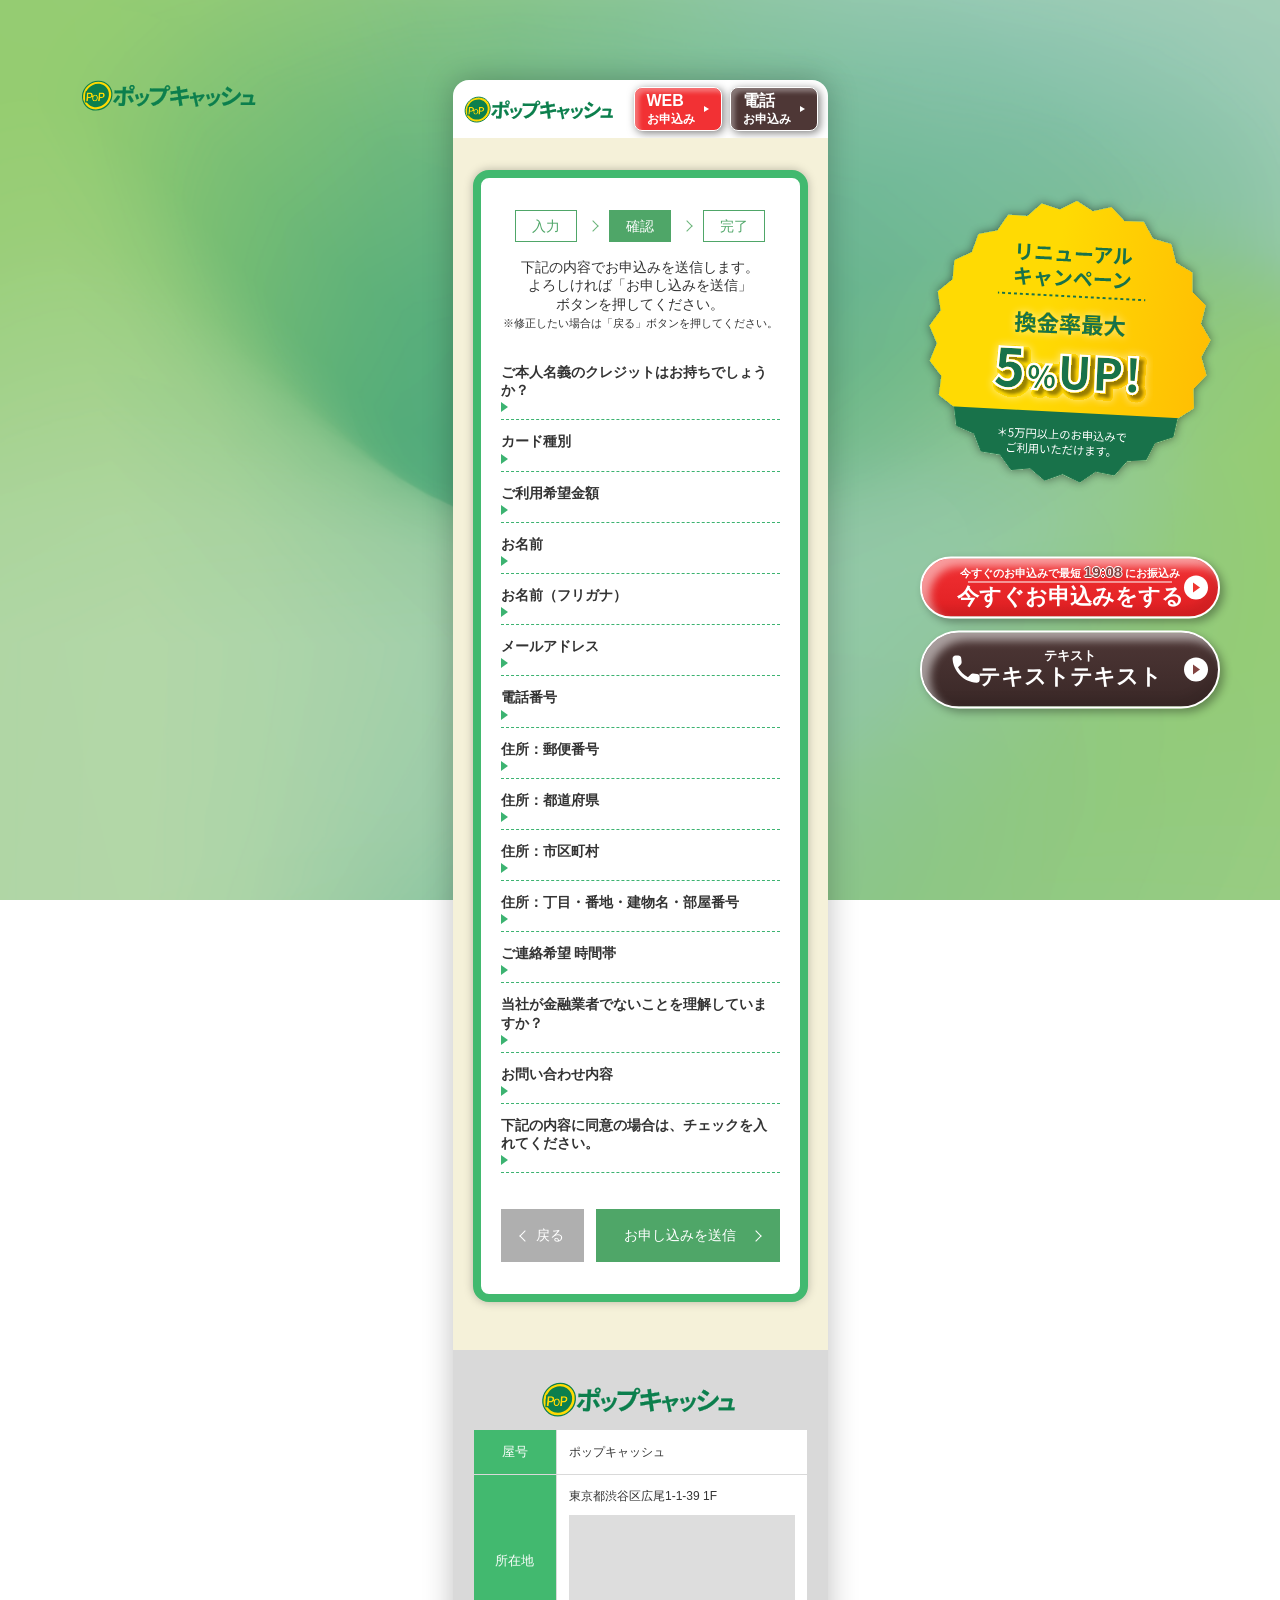
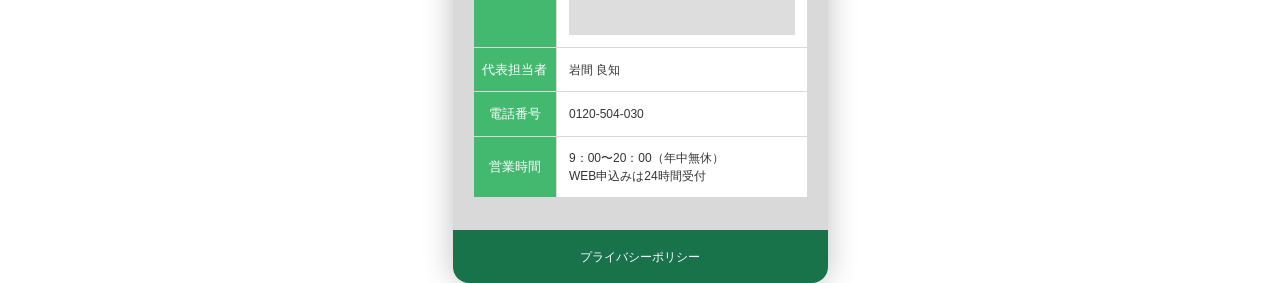
<file: confirm.html>
<!DOCTYPE html>
<html lang="ja">
<head>
  <meta charset="UTF-8" />
  <meta name="viewport" content="width=device-width, initial-scale=1.0" />

  <title>ポップキャッシュ</title>

  <!-- CSS -->
  <link rel="stylesheet" href="css/style.css" />
  <link rel="stylesheet" href="css/component.css" />

<!-- Swiper CSS -->
<link
  rel="stylesheet"
  href="https://cdn.jsdelivr.net/npm/swiper@11/swiper-bundle.min.css"
/>

</head>

<body>
  <!-- pc版レイアウト -->
  <div class="pc-layout">
    <!-- 左上ロゴ -->
    <div class="pc-logo">
      <img src="img/common-logo.svg" alt="ポップキャッシュ">
    </div>  

    <!-- 右側 -->
    <div class="pc-side">  
      <img src="img/pc-badge.svg" class="pc-badge" alt="換金率最大5%UP!">  
      <div class="ctaArea__buttons">
        <a href="#form" class="ctaBtn ctaBtn--primary">
          <span class="ctaBtn__sub">今すぐのお申込みで最短 <strong class="js-time"></strong> にお振込み</span>
          <span class="ctaBtn__main">今すぐお申込みをする</span>
        </a>
        <a href="#" class="ctaBtn ctaBtn--dark">
          <span class="ctaBtn__icon">
            <img src="img/phone.svg" alt="">
          </span>
          <span class="ctaBtn__sub__dark">テキスト</span>
          <span class="ctaBtn__main__dark">テキストテキスト</span>
        </a>
      </div> 
    </div>  
  </div>

  <!-- sp版メイン -->
 <div class="pc-center">
  <div class="sp-wrapper">  
  <div class="wrapper">

  <!-- Header -->
  <header class="header">
    <div class="container header__inner">
  
      <h1 class="header__logo">
        <img src="img/common-logo.svg" alt="ポップキャッシュ">
      </h1>
  
      <div class="header__actions">
        <a href="#form" class="header__btn header__btn--red">
          <span class="header__btn-main">WEB</span>
          <span class="header__btn-sub">お申込み</span>
        </a>
        
        <a href="#" class="header__btn header__btn--dark">
          <span class="header__btn-main">電話</span>
          <span class="header__btn-sub">お申込み</span>
        </a>
      </div>
  
    </div>
  </header>

    <!-- フォーム -->
    <section class="form_confirm">
      <div class="form__inner">
        <!-- ステップ -->
        <div class="form__step">
          <div class="form__stepItem">入力</div>
          <div class="form__stepArrow"></div>
          <div class="form__stepItem is-active">確認</div>
          <div class="form__stepArrow"></div>
          <div class="form__stepItem">完了</div>
        </div>
      
        <p class="form__note">
          下記の内容でお申込みを送信します。<br>
          よろしければ「お申し込みを送信」<br>
          ボタンを押してください。<br>
          <span>※修正したい場合は「戻る」ボタンを押してください。</span>
        </p>

        <div class="confirmItem">
          <p>ご本人名義のクレジットはお持ちでしょうか？</p>
          <p class="js-card"></p>
        </div>
        
        <div class="confirmItem">
          <p>カード種別</p>
          <p class="js-cardType"></p>
        </div>
        
        <div class="confirmItem">
          <p>ご利用希望金額</p>
          <p class="js-amount"></p>
        </div>
        
        <div class="confirmItem">
          <p>お名前</p>
          <p class="js-fullname"></p>
        </div>
        
        <div class="confirmItem">
          <p>お名前（フリガナ）</p>
          <p class="js-furigana"></p>
        </div>
        
        <div class="confirmItem">
          <p>メールアドレス</p>
          <p class="js-email"></p>
        </div>
        
        <div class="confirmItem">
          <p>電話番号</p>
          <p class="js-tel"></p>
        </div>
        
        <div class="confirmItem">
          <p>住所：郵便番号</p>
          <p class="js-postnumber"></p>
        </div>
        
        <div class="confirmItem">
          <p>住所：都道府県</p>
          <p class="js-prefecture"></p>
        </div>
        
        <div class="confirmItem">
          <p>住所：市区町村</p>
          <p class="js-city"></p>
        </div>
        
        <div class="confirmItem">
          <p>住所：丁目・番地・建物名・部屋番号</p>
          <p class="js-address"></p>
        </div>
        
        <div class="confirmItem">
          <p>ご連絡希望 時間帯</p>
          <p class="js-preferredContactTime"></p>
        </div>
        
        <div class="confirmItem">
          <p>当社が金融業者でないことを理解していますか？</p>
          <p class="js-agreement_not_financial"></p>
        </div>
        
        <div class="confirmItem">
          <p>お問い合わせ内容</p>
          <p class="js-content"></p>
        </div>

        <div class="confirmItem">
          <p>下記の内容に同意の場合は、チェックを入れてください。</p>
          <p class="js-agree"></p>
        </div>
      
      
        <!-- ボタン -->
        <div class="form__submit form__submit_confirm">
          <button type="button" class="back-button" onclick="history.back()">戻る</button>
          <button type="button" class="js-confirm">お申し込みを送信</button>
        </div>

      </div>      
    </section>

    <!-- 会社概要 -->
    <section class="company">
      <div class="company__inner">
        <div class="company__title">
          <img src="img/common-logo.svg" alt="ポップキャッシュ">
        </div>
        <table class="company__table">
          <tr>
            <th>屋号</th>
            <td>ポップキャッシュ</td>
          </tr>
          <tr>
            <th>所在地</th>
            <td>
              東京都渋谷区広尾1-1-39 1F
              <div class="company__map">
                <iframe
                src="https://www.google.com/maps?q=東京都渋谷区広尾1-1-39&z=14&output=embed"
                width="100%"
                height="120"
                style="border:0;"
                loading="lazy">
              </iframe>
              </div>
            </td>
          </tr>
          <tr>
            <th>代表担当者</th>
            <td>岩間 良知</td>
          </tr>
          <tr>
            <th>電話番号</th>
            <td>0120-504-030</td>
          </tr>
          <tr>
            <th>営業時間</th>
            <td>
              9：00〜20：00（年中無休）<br>
              WEB申込みは24時間受付
            </td>
          </tr>
        </table>
      </div>
    </section>

    <!-- フッター -->
    <footer class="footer">
      <a href="#" class="footer__link">プライバシーポリシー</a>
    </footer>

    <!-- モーダル -->
    <div class="modal" id="privacyModal">
      <div class="modal__overlay"></div>
      <div class="modal__content">
        <button class="modal__close"></button>      
        <div class="modal__inner">
          <h2 class="modal__title">プライバシーポリシー</h2>      
          <div class="modal__body">
            <p>
              ポップキャッシュ（以下『当サイト』と言う）は、お客様の情報の保護に関しまして細心の注意を払って参りましたが、昨今の個人情報の漏えい等の事件・事故が頻繁に取りざたされている状況に鑑み、私どもは改めて個人情報を保護、管理することが弊社の事業活動の根幹に関わる責務であることを再確認し、すべての従業員が以下の項目について取り組むべく宣言致します。の情報の保護に関しまして細心の注意を払って参りましたが...
            </p>      
            <ul>
              <li>
                当サイトは、あらかじめご本人から同意を得た場合、又は法令により認められている場合を除き、通知若しくは公表した利用目的のため、又は取得状況からみて明らかな利用目的のためにのみ個人情報を利用致します。
              </li>
              <li>
                当サイトは、あらかじめご本人から同意を得た場合、又は法令により認められている場合を除き、個人情報を第三者に開示又は提供いたしません。
              </li>
              <li>
                当サイトは、個人情報への不正アクセス、個人情報の紛失、破壊、改ざん又は漏えい等を防止するために、個人情報を安全に管理し、セキュリティの確保・向上及び是正に努めます。
              </li>
            </ul>
          </div>
        </div>
      </div>
    </div>
  </div>
  </div>
    <!-- JS -->
    <script src="https://cdn.jsdelivr.net/npm/swiper@11/swiper-bundle.min.js"></script>
    <script src="js/main.js"></script>
    <script src="js/form.js"></script>

    <script>
      // =========================
      // confirm表示
      // =========================
      const raw = sessionStorage.getItem('formData');
      const data = raw ? JSON.parse(raw) : null;

      if (data) {
        document.querySelector('.js-card').textContent =
          data.card === 'yes' ? 'はい' : 'いいえ';

        const cardTypeMap = {
          card: 'クレジットカード',
          paidy1: 'Paidy（Apple専用枠）',
          paidy2: 'Paidy（後払い）',
          bundle: 'バンドル',
          au: 'au PAY',
          mercari: 'メルカード'
        };
        document.querySelector('.js-cardType').textContent =
          cardTypeMap[data.cardType] || 'ー';

        document.querySelector('.js-amount').textContent = data.amount + '万円';

        document.querySelector('.js-fullname').textContent = data.fullname || '';
        document.querySelector('.js-furigana').textContent = data.furigana || '';
        document.querySelector('.js-email').textContent = data.email || '';
        document.querySelector('.js-tel').textContent = data.tel || '';

        document.querySelector('.js-postnumber').textContent = data.postnumber || '';
        document.querySelector('.js-prefecture').textContent = data.prefecture || '';
        document.querySelector('.js-city').textContent = data.city || '';
        document.querySelector('.js-address').textContent = data.address || '';

        document.querySelector('.js-preferredContactTime').textContent =
          data.preferredContactTime || '';

        document.querySelector('.js-agreement_not_financial').textContent =
          data.agreement_not_financial === 'yes' ? 'はい' : 'いいえ';

        document.querySelector('.js-content').textContent = data.content || 'ー';

        document.querySelector('.js-agree').textContent =
          data.agreement === 'yes'
            ? '副業や投資目的での第三者への支払いではない。'
            : 'ー';
      }
    </script>

  </body>
</html>
</file>
<file: css/style.css>
/* =========================
   reset
========================= */
*,
*::before,
*::after {
  box-sizing: border-box;
}

body, h1, h2, h3, p, ul, li {
  margin: 0;
  padding: 0;
}

ul {
  list-style: none;
}

img {
  max-width: 100%;
  display: block;
}

a {
  text-decoration: none;
  color: inherit;
}

/* =========================
   base
========================= */
body {
  font-family: "Noto Sans JP", sans-serif;
  color: #333;
  line-height: 1.3;
}

/* =========================
   layout
========================= */
.wrapper {
  max-width: 375px;
  margin: 0 auto;
  background: #fff;
}

.container {
  max-width: 375px;
  margin: 0 auto;
  padding: 0 20px;
}

.section {
  padding: 48px 0;
}

.fv {
  padding: 0;
}


/* =========================
   header
========================= */
.header {
  height: 58.31px;
}

.header__inner {
  display: flex;
  align-items: center;
  justify-content: space-between;
  height: 100%;
  padding: 0 10px;
}

/* ロゴ */
.header__logo img {
  width: 154px;
  height: 27px;
}

/* ボタンエリア */
.header__actions {
  display: flex;
  gap: 8px;
}

/* ボタン共通 */
.header__btn {
  width: 88px;
  height: 44px;
  display: flex;
  flex-direction: column;
  justify-content: center;
  align-items: flex-start; /* ←ここ変更 */
  padding-left: 12px; /* ←これ重要 */
  font-family: "Noto Sans JP", sans-serif;
  color: #fff;
  border: 1px solid #fff;
  border-radius: 8px;
  text-decoration: none;
}

.header__btn-main {
  font-size: 16px;
  font-weight: 700;
  line-height: 130%;
}

.header__btn-sub {
  font-size: 12px;
  font-weight: 700;
  line-height: 130%;
}

.header__btn--red {
  background: #F23134;
}

.header__btn--dark {
  background: #4E3736;
}

.header__btn {
  box-shadow: 2px 2px 8px rgba(0,0,0,0.5),
  inset 4px 4px 4px rgba(255,255,255,0.32);
  position: relative;
  padding-right: 12px; /* 矢印分余白 */
}

.header__btn::after {
  content: "";
  position: absolute;
  right: 12px;
  top: 50%;
  transform: translateY(-50%);
  width: 0;
  height: 0;
  border-top: 3px solid transparent;
  border-bottom: 3px solid transparent;
  border-left: 5px solid #fff;
}

/* =========================
   fv
========================= */
.fv {
  position: relative;
  background: #4FA668;
  overflow: hidden;
  min-height: 430px;
}

.fv__inner {
  position: relative;
  width: 100%;
  max-width: 375px;
  margin: 0 auto;
}

.fv__woman {
  position: absolute;
  left: 100px;
  top: 155px;
  width: 277px; 
}

.fv__badge {
  position: absolute;
  right: 17px;
  top: 25px;
  width: 86px;
}

.fv__text {
  padding: 29px 26px 0;
  color: #fff;  
}

.fv__catch {
  font-size: 18px;
  margin-bottom: 8px;
}

.fv__title img {
  display: block;
  margin: 0 auto;
  max-width: 320px;
  width: 100%;
}

.fv__metric {
  display: block;
  transform: none;
  margin-left: -26px;
}
.fv__metric2 {
  display: block;
  transform: none;
  margin-left: -26px;
  margin-top: -25px;
}

.fv__metricImg {
  width: 100%;
  max-width: 290px;
}

.fv__catchWrap {
  display: inline-block;
  margin-bottom: 5px;
}

.fv__catch {
  font-size: 32px;
  line-height: 1;
}

.fv__catch .highlight {
  background: #FFF8BD;
  color: #18724A;
  display: inline-block;
  line-height: 1;
  padding: 3px 3px 0;
}

.fv__catch .normal {
  color: #fff;
  font-size: 31px;
}

.fv__label {
  margin-top: 8px;

  display: inline-block;
  padding: 4px 12px;

  font-size: 16px;
  font-weight: 700;
  color: #fff;

  background: #18724A;
  border: 1px solid #fff;
  border-radius: 999px;
}

/* .fv::before {
  content: "";
  position: absolute;
  left: 0;
  top: 45%;
  width: 100%;
  height: 140px;
  background:
    url("../img/fv-back.png") no-repeat center / cover;
}

.fv::after {
  content: "";
  position: absolute;
  left: 0;
  top: 80%;
  width: 100%;
  height: 140px;
  background:
    url("../img/fv-back.png") no-repeat center / cover;
} */

/* .fv__metric {
  display: flex;
  align-items: center;
  gap: 8px;
  transform: rotate(-5.25deg);
}

.fv__speed {
  width: 28px;
}

.fv__right {
  display: flex;
  flex-direction: column;
}

.fv__topNote {
  display: flex;
  align-items: center;
  justify-content: center;
  gap: 6px;
  margin-bottom: 4px;
}

.fv__topNote .text {
  font-size: 12px;
  font-weight: 500;
  color: #333333;
}

.fv__topNote .line {
  width: 20px;
  height: 1px;
  background: #333333;
}

.value {
  display: flex;
  align-items: baseline;
  gap: 2px;
}

.big {
  font-size: 62px;
  font-weight: 700;
  text-shadow: 2px 3px 3px rgba(0, 0, 0, 0.62);
  color: #FFDA03;
}

.mid {
  font-size: 33px;
  font-weight: 700;
  text-shadow: 2px 3px 3px rgba(0, 0, 0, 0.62);
  color: #FFDA03;
}

.dot {
  font-size: 35px;
  font-weight: 700;
}

.small {
  font-size: 25px;
  font-weight: 700;
} */


/* =========================
   CTAエリア、リニューアルキャンペーン 
========================= */
.ctaArea {
  background: #F5F1D9; 
  padding: 40px 20px 80px;
  position: relative;
  width: 100%;
  max-width: 375px;
  margin: 0 auto;
  overflow: visible;
}

.ctaArea::after {
  content: "";
  position: absolute;
  left: 0;
  bottom: 0;
  width: 100%;
  height: 53px; /* ←波の高さと同じくらい */
  background: #E9E9E9;
  z-index: 0;
}

.ctaArea__wave {
  position: absolute;
  bottom: 0;
  left: 0;
  width: 100%;
  height: 53px;
  background: url("../img/wave.png") no-repeat center / cover;
  z-index: 1;
}

.fv__campaign {
  margin-top: -90px;
  position: relative;
  z-index: 2;
  width: 340px;
  margin-left: auto;
  margin-right: auto;
  border-radius: 8.5px;
  overflow: hidden;
  box-shadow: 0 0 31.88px rgba(0, 0, 0, 0.35);
  background: linear-gradient(
    to bottom,
    #FFDA03 42%,
    #FFB803 100%
  );
}

.fv__campaign-main{
  margin: 8px 0;
}

.fv__campaign-title {
  text-align: center;
  font-size: 21px; /* ←ここ重要 */
  font-weight: 700;
  color: #18724A;
  line-height: 1; /* ←詰める */
  padding: 12px 0 14px; /* ←下に余白追加 */
  border-bottom: none;
  position: relative;
}

.fv__campaign-title::after {
  content: "";
  position: absolute;
  left: 50%;
  transform: translateX(-50%);
  bottom: 6px;
  width: 80%;
  border-bottom: 2px dashed #18724A;
}

.fv__campaign-main {
  text-align: center;
  padding: 16px 0;
}

.fv__campaign-main .text {
  font-weight: 700;
  color: #18724A;
  line-height: 0;
}

.fv__campaign-main .label {
  font-size: 23px;
  margin-right: 4px;
}

.fv__campaign-main .num {
  font-size: 55px;
  color: #18724A; /* ←中が緑 */
  -webkit-text-stroke: 1.5px #fff;
  text-shadow: 3.95px 3.95px 3.95px rgba(0,0,0,0.4);
  letter-spacing: -0.06em;
}

.fv__campaign-main .percent {
  font-size: 32px;
  color: #18724A;
  -webkit-text-stroke: 1.0px #fff;
  text-shadow: 3.95px 3.95px 3.95px rgba(0,0,0,0.4);
  letter-spacing: -0.15em;
}

.fv__campaign-main .up {
  font-size: 47px;
  color: #18724A;
  -webkit-text-stroke: 1.5px #fff;
  text-shadow: 3.95px 3.95px 3.95px rgba(0,0,0,0.4);
  letter-spacing: -0.04em;
}

.fv__campaign-main .unit {
  font-size: 24px;
  color: #fff;
}

.fv__campaign-note {
  background: #18724A;
  text-align: center;
  font-size: 12px;
  color: #fff;
  padding: 6px 0;
}


/* =========================
   CTAエリア
========================= */
.ctaArea__buttons {
  margin-top: 16px;
  display: flex;
  flex-direction: column;
  gap: 12px;
}


/* =========================
   problem
========================= */
.problem {
  background: #E9E9E9;
  padding: 40px 20px 56px;
  max-width: 375px;
  width: 100%;
  margin: 0 auto;
}

.problem .section-sub {
  display: none;
}

.problem .section-title {
  margin: 0 auto;
  width: fit-content;
  font-size: 28px;
  line-height: 1.4;
  font-weight: 700;
  color: #333;
  text-align: center;
  letter-spacing: 0.02em;
}

.problem .section-title::before {
  content: "";
  display: block;
}

.problem .section-title .is-mark,
.problem__titleMark {
  background: #104E33;
  color: #fff;
  display: inline-block;
  padding: 0 4px 2px;
  line-height: 1.1;
}

.problem__inner {
  margin-top: 16px;
  display: flex;
  flex-direction: column;
  align-items: center;
  gap: 15px;
}

.problemItem {
  display: flex;
  align-items: center;
  gap: 10px;
}

.problemItem--right {
  justify-content: flex-start;
  gap: 15px;
}

.problemItem--left {
  justify-content: flex-end;
  gap: 15px;
}

.problemItem__avatar {
  flex: 0 0 66px;
  width: 66px;
  height: 66px;
  border-radius: 50%;
  object-fit: cover;
}

.problemItem__bubble {
  position: relative;
  width: 198px;
  min-height: 65px;
  background: #fff;
  border-radius: 6px;
  box-shadow: 4px 4px 8px rgba(0, 0, 0, 0.25);
  padding: 10px 16px;
  display: flex;
  align-items: center;
  justify-content: center;
}

.problemItem--right .problemItem__bubble::before,
.problemItem--left .problemItem__bubble::before {
  content: "";
  position: absolute;
  top: 25px;
  width: 0;
  height: 0;
  border-top: 9px solid transparent;
  border-bottom: 9px solid transparent;
}

.problemItem--right .problemItem__bubble::before {
  left: -9px;
  border-right: 10px solid #fff;
}

.problemItem--left .problemItem__bubble::before {
  right: -9px;
  border-left: 10px solid #fff;
}

.problemItem__text {
  font-family: "Noto Sans JP", sans-serif;
  font-size: 16px;
  line-height: 130%;
  color: #333;
  font-weight: 700;
}

.problemItem__mark {
  display: inline-block;
  background: #104E33;
  color: #fff;
  padding: 3px;
  line-height: 1.1;
  margin-left: -3px;
}

/* タイトルの一部マーカー用 */
.problem .section-title .mark {
  display: inline-block;
  background: #104E33;
  color: #fff;
  padding: 3px;
  padding-right: 6px;
  line-height: 1.1;
}

/* =========================
   reason（number内包）
========================= */
.reason {
  max-width: 375px;
  width: 100%;
  margin: 0 auto;
  position: relative;
}

/* ポップキャッシュですべて解決カード */
.solution {
  position: relative;
  z-index: 10;
  margin-top: -40px; /* ← problemに食い込ませる */
  margin-bottom: -50px;
  text-align: center;
}
.solution__inner {
  position: relative;
  display: inline-block;
  background: #FFDA03;
  color: #18724A;
  padding: 12px 0 8px;
  border-radius: 8px;
  line-height: 130%;
  font-weight: 700;
  text-align: center;
  box-shadow: 0 4px 8px rgba(0,0,0,0.25);
  width: 294px;
}
.solution__inner::after {
  content: "";
  position: absolute;
  bottom: -10px;
  left: 50%;
  transform: translateX(-50%);
  border-left: 8px solid transparent;
  border-right: 8px solid transparent;
  border-top: 10px solid #FFDA03;
}
.solution__deco {
  position: absolute;
  width: 42px;
}
.solution__deco--left {
  left: 15px;
  top: 10px;
}
.solution__deco--right {
  right: 15px;
  top: 10px;
}
.solution__text {
  line-height: 130%;
  font-weight: 700;
  color: #333;
  text-shadow: 0 4px 4px rgba(0,0,0,0.25);
}
.solution__top {
  font-size: 18px;
}
.solution__bottom {
  font-size: 28px;
  line-height: 1.2;
}

/* 上（緑） */
.reason__top {
  background: #4FA668;
  padding: 60px 0 40px;
  color: #fff;
}

.reason__lead {
  text-align: center;
  margin-bottom: 16px;
  margin-top: 20px;
}

.reason__sub {
  font-size: 14px;
  font-weight: 700;
  color: #FFE75B;
  line-height: 1;
}

.reason__main {
  font-size: 16px;
  font-weight: 700;
  color: #FFE75B;
  line-height: 1;
}

.reason__main .no {
  font-size: 28px;
}

.reason__main .num {
  font-size: 33px;
}

.reason__laurel {
  display: flex;
  align-items: center;
  justify-content: center;
  gap: 8px;
}

.reason__laurel img {
  width: 24px;
}

.reason__title {
  position: relative;
  text-align: center;
  color: #fff;
  font-weight: 700;
  line-height: 1.3;
}

.reason__title-top {
  font-size: 24px;
}

.reason__title-bottom {
  font-size: 28px;
}

.reason__star {
  position: absolute;
  width: 24px;
}

.reason__star--left {
  left: 35px;
  top: 10px;
}

.reason__star--right {
  right: 35px;
  top: 10px;
}


/* カード横並び */
.reason__list {
  margin-top: 45px;
  display: flex;
  gap: 6px;
}

.reasonItem {
  background: #fff;
  border-radius: 8px;
  width: 100%;
  padding: 24px 0 8px;
  text-align: center;
  box-shadow: 0 4px 8px rgba(0,0,0,0.25);
  flex: 1;
  position: relative;
  display: flex;
  flex-direction: column;
  align-items: center;
}

.reasonItem__pointWrap {
  position: absolute;
  top: -24px;
  left: 50%;
  transform: translateX(-50%);
}
.reasonItem__point {
  background: #fff;
  width: 48px;
  height: 48px;
  border-radius: 50%;
  display: flex;
  flex-direction: column;
  justify-content: center;
  align-items: center;
  font-size: 10px;
  color: #4FA668;
  font-weight: 700;
  font-size: 7px;
}
.reasonItem__point span {
  font-size: 18px;
  margin-top: -6px;
}

.reasonItem__title {
  font-size: 14px;
  line-height: 1.3;
  font-weight: 700;
  color: #18724A;
  margin-bottom: 8px;
}

.reasonItem__image {
  margin-bottom: 8px;
}

.reasonItem__desc {
  font-size: 14px;
  font-weight: 700;
  color: #333;
  line-height: 1.3;
}

.reasonItem__desc .num {
  font-size: 22px;
}

.reasonItem__desc .highlight {
  background: linear-gradient(
    transparent 60%,
    #FFDA03 60%
  );
  padding: 0 2px;
}

/* =========================
   number
========================= */
.reason__number {
  background: #4FA668;
  padding: 15px 0 32px;
}

.number__inner {
  position: relative;
  background-color: #F5F1D9;
  border-radius: 0 0 16px 16px;
  padding: 32px 12px;
  overflow: hidden;
  background-image:
    linear-gradient(#fff 1px, transparent 1px),
    linear-gradient(90deg, #fff 1px, transparent 1px);
  background-size: 8px 8px;
}

.number__header .number__clip {
  position: absolute;
  top: -23px;
  left: 12px;
  width: 40px;
}

.number__header {
  position: relative;
  background: #18724A;
  border-radius: 16px 16px 0 0;
  padding: 16px 12px;
  text-align: center;
}

.number__title {
  color: #fff;
  font-size: 20px;
  font-weight: 700;
}
.number__title span {
  font-size: 24px;
}

.number__labelBox {
  position: absolute;
  background: #fff;
  padding: 6px 12px;
  border-radius: 6px;
  font-size: 16px;
  font-weight: 700;
  line-height: 1.3;
  box-shadow: 0 4px 4px rgba(0,0,0,0.25);
  text-align: center;
  min-width: 140px;
}

.number__labelBox::after {
  content: "";
  position: absolute;
  bottom: -8px;
  left: 60%;
  transform: translateX(-50%);  
  border-left: 8px solid transparent;
  border-right: 8px solid transparent;
  border-top: 8px solid #fff;
}

.number__labelBox span {
  background: #FFDA03;
  padding: 0 6px;
  font-size: 20px;
  display: inline-block;
}

/* 左 */
.number__labelBox--left {
  top: 20px;
  left: 20px;
}

/* 右 */
.number__labelBox--right {
  top: 20px;
  right: 10px;
}

.number__graphs {
  display: flex;
  justify-content: space-between;
  align-items: center;
  margin-top: 50px;
}

.number__graph--left {
  position: relative;
  width: 48%;
}

.number__graph--left img {
  width: 100%;
}

.number__graph--right {
  width: 48%;
}

.number__graph--right img {
  width: 100%;
}

.number__result {
  position: relative;
  margin-top: 24px;
  display: flex;
  align-items: center;
  justify-content: center;
}

/* 月桂樹 */
.number__laurel {
  width: 24px;
}

.number__laurel--left {
  margin-right: 6px;
}

.number__laurel--right {
  margin-left: 6px;
}

/* テキスト全体 */
.number__text {
  text-align: left;
}

/* 利用者実績 */
.number__label {
  font-size: 14px;
  color: #18724A;
  font-weight: 700;
  margin-bottom: 2px;
  line-height: 1;
  margin-left: 30px;
}

/* メイン */
.number__main {
  font-weight: 700;
  color: #18724A;
  background-size: contain;
  display: inline-block;
  padding-bottom: 6px;
  letter-spacing: -0.03em;
  line-height: 1;
}

/* 数字 */
.number__main .num {
  font-size: 36px;
  position: relative;
  display: inline-block;
  z-index: 1;
}

.number__main .num::before {
  content: "";
  position: absolute;
  left: -5px;           /* ← 左にはみ出す */
  bottom: -5px;
  width: calc(100% + 30px); /* ← 横幅広げる */
  height: 15px;
  background: url("../img/underline.svg") no-repeat center / 100% 100%;
  transform: translateY(6px);
  z-index: -1;
}

/* 人を */
.number__main .unit {
  font-size: 20px;
}

/* 突破!! */
.number__main .strong {
  font-size: 36px;
}


/* =========================
   CTA（下部）
========================= */

.cta {
  background: #FFDA03; /* ← Figma yellow */
  padding: 20px;
  position: relative;
  overflow: hidden;
  width: 100%;
  max-width: 375px;
  margin: 0 auto;
}

/* 内側 */
.cta__inner {
  position: relative;
}

/* テキスト */
.cta__lead {
  font-size: 18px;
  font-weight: 700;
  line-height: 1.3;
  color: #333;
  margin-bottom: 13px;
  margin-left: 22px;
}

/* 女性 */
.cta__woman {
  position: absolute;
  right: 30px;
  top: -10px;
  width: 110px;
}

/* ボタン */
.cta__buttons {
  display: flex;
  flex-direction: column;
  gap: 16px;
}


/* =========================
   compare
========================= */
.compare {
  background: #F5F1D9;
  width: 100%;
  max-width: 375px;
  margin: 0 auto;
  padding: 32px 20px 40px;
  overflow: visible;
}

.compare__heading {
  display: flex;
  align-items: center;
  justify-content: center;
  gap: 8px;
  margin-bottom: 20px;
}

.compare__icon img {
  width: 110px;
}

.compare__title {
  color: #18724A;
  font-weight: 700;
  line-height: 1.2;
}

.compare__title-top {
  display: block;
  font-size: 24px;
}

.compare__title-bottom {
  display: block;
  font-size: 30px;
}

/* =========================
   compare table
========================= */
/* 横並び */
.compare__flex{
  display:flex;
  justify-content:center;
  align-items: flex-end;
  margin-bottom: 16px;
}

/* カラム */
.compare__col{
  display:flex;
  flex-direction:column;
}

/* セル共通 */
.cell{
  display:flex;
  align-items:center;
  justify-content:center;
  font-weight:bold;
  border-bottom:1px solid #F5F1D9;
}

/* 左 */
.compare__col--label{
  width: 98px;
}

/* 中央 */
.compare__col--main{
  width: 118px;
}

/* 右 */
.compare__col--sub{
  width: 119px;
}

/* 左 */
.compare__col--label .cell{
  display: flex;
  align-items: flex-end;
  justify-content: flex-end;
  background:#BAD2C3;
  color:#18724A;
  padding: 18px 8px 12px;
  font-size: 16px;
}
@media screen and (max-width:375px) { 
  .compare__col--label .cell{
    font-size: 14px;
  }
}

.compare__col--label .cell span{
  font-size: 12px;
}

/* 左ヘッダ */
.compare__col--label .head{
  background:#18724A;
  color:#fff;
  padding: 8px 0;
  font-size: 12px;
}

.compare__col--label .head span{
  font-size: 10px;
}

/* 中央（🔥メイン） */
.compare__col--main{
  background:#F5F1D9;
  border:5px solid #FFD400;
  border-radius:12px;
  margin:0;
  transform: translateY(5px);
  box-shadow:0 6px 12px rgba(0,0,0,0.2);
  position: relative;
  z-index: 1;
}

.compare__col--main .cell{
  display: flex;
  align-items: flex-end; /* ← 下揃え */
  background:transparent;
  font-size:23px;
  font-weight: bold;
  border-bottom:1px solid #fff;
  padding: 13px 0 8px;
}
@media screen and (max-width:375px) { 
  .compare__col--main .cell {
    font-size: 21px;
  }
}

.compare__col--main .cell span{
  font-size:12px;
  margin-bottom: 2px;
}

.compare__col--main .cell:last-child{
  border-bottom:none;
}

/* 上の星 */
.compare__col--main::before {
  content: "";
  position: absolute;
  top: -15px;
  left: 85%;
  transform: translateX(-50%);
  width: 58px;
  height: 32px;
  background: url(../img/compare-star-upper.svg) no-repeat center / contain;
  pointer-events: none;
}

/* 下の星 */
.compare__col--main::after {
  content: "";
  position: absolute;
  bottom: -15px;
  left: 15%;
  transform: translateX(-50%);
  width: 58px;
  height: 32px;
  background: url("../img/compare-star-buttom.svg") no-repeat center / contain;
  pointer-events: none;
}

/* 中央ヘッダ */
.compare__col--main .head{
  background:#FFD400;
  color:#333;
  font-size: 17px;
  font-weight: bold;
  padding: 5px 0;
  text-align: center;
}

/* 右 */
.compare__col--sub .cell{
  background:#F5F4F4;
  display:flex;
  justify-content:space-around;
  position: relative;
  padding: 17px 0 8px;
  font-size: 20px;
  color: gray;
}
@media screen and (max-width:375px) { 
  .compare__col--sub .cell {
    font-size: 18px;
  }
}

.compare__col--sub .cell .percent{
  font-size: 12px;
}

/* 右ヘッダ */
.compare__col--sub .head{
  background:gray;
  color:#fff;
  padding: 8px 0;
  font-size: 12px;
}

/* 縦線を中央に引く */
.compare__col--sub .cell::after {
  content: "";
  position: absolute;
  top: 0;
  bottom: 0;
  left: 50%;
  width: 1px;
  background: #F5F1D9;
}

.compare__note {
  font-size: 12px;
}


/* =========================
   compare 仕組み
========================= */
.system__inner {
  margin-top: 16px;
  margin-bottom: 8px;
}

.system__inner img {
  width: 100%;
  height: auto;
  display: block;
}

.system p {
  font-size: 12px;
}


/* =========================
   flow
========================= */

.flow {
  width: 100%;
  max-width: 375px;
  margin: 0 auto;
  padding: 40px 20px 165px;
  background: #fff;
}

.flow__inner img {
  width: 100%;
  height: auto;
  display: block;
}

.flow__title {
  color: #18724A;
  font-weight: 700;
  line-height: 1.4;
  font-size: 24px;
  text-align: center;
  margin-bottom: 16px;
}

/* =========================
   user（voiceに内包）
========================= */
.voice {
  width: 100%;
  max-width: 375px;
  margin: 0 auto;
  padding: 0 0 40px 20px;
  background: #E3EFE7;
  position: relative;
  overflow: visible;
}

.voice__inner {
  padding-top: 158px;
}

.user {
  z-index: 10;
  text-align: center;
  position: absolute;
  top: -114px;
  left: 20px;
  right: 20px;
  margin-top: 0;
}

.user__inner img {
  width: 100%;
  height: auto;
  display: block;
}

/* =========================
   voice
========================= */
.voice .section-title {
  color: #18724A;
  font-weight: 700;
  line-height: 1.4;
  font-size: 24px;
  text-align: left;
  margin-bottom: 16px;
}

.voice__slider {
  overflow: visible;
}

.voice .swiper-wrapper {
  display: flex;
  align-items: stretch;
}

.voice .swiper-slide {
  width: 193px;
  flex-shrink: 0;
  height: auto;
}

.voiceCard {
  background: #fff;
  border-radius: 12px;
  padding: 20px 16px;
  text-align: center;
  box-shadow: 0 0 16px rgba(0,0,0,0.1);
  height: 100%;
}

.voiceCard__avatar {
  width: 80px;
  height: 80px;
  margin: 0 auto 8px;
  border-radius: 50%;
  overflow: hidden;
}

.voiceCard__avatar img {
  width: 100%;
  height: 100%;
  object-fit: cover;
}

.voiceCard__meta {
  font-size: 12px;
  color: #9A9999;
  margin-bottom: 16px;
}

.voiceCard__title {
  font-size: 18px;
  font-weight: 700;
  color: #18724A;
  margin-bottom: 18px;
  line-height: 1.2;
  position: relative;
  display: inline-block;
}

.voiceCard__title::after {
  content: "";
  position: absolute;
  left: -10px;
  bottom: -5px;
  width: calc(100% + 20px);
  height: 1px;
  background: #18724A;
}

.voiceCard__title::before {
  content: "";
  position: absolute;
  left: 50%;
  transform: translateX(-50%);
  bottom: -10px;
  width: 0;
  height: 0;
  border-left: 6px solid transparent;
  border-right: 6px solid transparent;
  border-top: 6px solid #18724A;
}

.voiceCard__text {
  font-size: 13px;
  line-height: 1.3;
  color: #333;
  text-align: left;
}

.voice__progress {
  margin-top: 32px;
  width: 95%;
  height: 6px;
  background: #ddd;
  border-radius: 999px;
  overflow: hidden;
}

.voice__bar {
  width: 20%;
  height: 100%;
  background: #4FA668;
  border-radius: 999px;
  transition: width 0.3s;
}

/* =========================
   check
========================= */
.check {
  background: #fff;
  text-align: center;
  position: relative;
  width: 100%;
  max-width: 375px;
  margin: 0 auto;
  position: relative;
  padding: 50px 0 0;
}

.check::before {
  content: "";
  position: absolute;
  top: -10px;
  left: 0;
  width: 100%;
  height: 24px;
  background-image: url("../img/file-spring.svg");
  background-repeat: no-repeat;   /* ← ここ変更 */
  background-size: 100% 31px;     /* ← 幅を合わせる */
  z-index: 2;
}

/* 内側 */
.check__inner {
  max-width: 340px;
  margin: 0 auto;
  text-align: center;
  position: relative;  
}

.tile-bg {
  background-color: #fafafa;
  background-image: 
    linear-gradient(rgba(0,0,0,0.05) 1px, transparent 1px),
    linear-gradient(90deg, rgba(0,0,0,0.05) 1px, transparent 1px);
  background-size: 8px 8px;
}

.check__headline {
  display: flex;
  align-items: center;
  justify-content: center;
  position: relative;
  padding-bottom: 16px;
  margin-bottom: 16px;
}

.check__headline::after {
  content: "";
  position: absolute;
  left: 0;
  bottom: 0;
  width: 100%;
  border-bottom: 1px dashed #18724A;
}

/* 画像サイズ固定 */
.check__image {
  width: 120px;
}

/* 左側（テキスト） */
.check__label,
.check__title {
  text-align: center;
}

/* 右側に画像を寄せる用 */
.check__inner img {
  max-width: 100%;
  height: auto;
}

/* ラベル */
.check__label {
  display: inline-block;
  font-size: 16px;
  font-weight: 700;
  background: #fff;
  color: #18724A;
  padding: 4px 8px;
  border-radius: 4px;
  margin-bottom: 8px;
  border: 1px solid #18724A; 
}

.check__title {
  font-weight: 700;
  color: #333;
  line-height: 1.3;
}

/* 現金化業者 */
.check__title-top {
  font-size: 20px;
}

/* 信頼度 */
.check__title-main {
  font-size: 24px;
}

/* 5つの〜チェック */
.check__title-sub {
  font-size: 20px;
}

/* リスト */
.check__list {
  display: flex;
  flex-direction: column;
  gap: 16px;
  padding: 0 20px;
}

/* アイテム */
.checkItem {
  display: flex;
  align-items: flex-start;
  gap: 4px;
  text-align: left;
}

.checkItem img {
  width: 24px;          /* ←少し小さく */
  height: 24px;
  flex-shrink: 0;
}

.checkItem__title {
  font-size: 20px;
  font-weight: 700;
  color: #18724A;
  line-height: 1.3;
  margin-bottom: 4px;
}

.checkItem__text {
  font-size: 14px;
  color: #333;
  line-height: 1.2;
}

/* 下の緑エリア */
.check__bottom {
  position: relative;
  background: transparent;
  padding: 48px 10px 20px;
  overflow: hidden;
}

.check__bottom::after {
  content: "";
  position: absolute;
  left: 0;
  bottom: 0;
  width: 100%;
  height: calc(100% - 38px); /* ← 斜め分を除く */
  background: #4FA668;
  z-index: 0;
}

/* 斜め画像 */
.check__bg {
  position: absolute;
  top: 0;
  left: 0;
  width: 100%;
  z-index: 1;
}

/* 中身 */
.check__content {
  position: relative;
  z-index: 2;
  display: flex;
  align-items: center;
  justify-content: center;
  gap: 16px;
  color: #fff;
}

/* 花丸 */
.check__icon {
  width: 74px;
}

/* テキスト */
.check__text {
  font-size: 16px;
  font-weight: 700;
  line-height: 1.4;
}

.check__line1 {
  font-size: 18px; /* 必要なら調整 */
}

.check__line2 {
  font-size: 18px;
}

.check__line3 {
  font-size: 24px;
  font-weight: bold; /* 強調したいなら */
}

/* cta */
.cta__lead-2 {
  margin-left: 0;
}

.cta__woman-2 {
  right: 15px;
}


/* =========================
   FAQ
========================= */

.faq {
  padding: 48px 20px 60px;
  width: 100%;
  max-width: 375px;
  margin: 0 auto;
  background: #fff;
}

.faq .section-title {
  text-align: left;
  font-size: 24px;
  line-height: 1.5;
  margin-bottom: 32px;
}

.faq__group {
  margin-bottom: 24px;
}

.faq__groupTitle {
  font-size: 20px;
  font-weight: 700;
  color: #4FA668;
  margin-bottom: 16px;
  position: relative;
  padding-left: 16px;
}

.faq__groupTitle::before {
  content: "";
  position: absolute;
  left: 0;
  top: 2px;
  width: 2px;
  height: 30px;
  background: #4FA668;
}

/* アイテム */
.faq-item {
  margin-bottom: 8px;
  box-shadow: 0 0 16px rgba(0,0,0,0.08);
}

/* 質問 */
.faq-q {
  display: flex;
  align-items: center;
  gap: 8px;
  background: #fff;
  border-radius: 8px;
  padding: 16px;
  color: #18724A;
  font-weight: 700;
  position: relative;  
}

.is-open .faq-q{
  border-radius: 8px 8px 0 0;
}

/* Q */
.faq-q__icon {
  font-size: 24px;
  font-weight: 700;
}

/* テキスト */
.faq-q__text {
  font-size: 15px;
  line-height: 1.5;
  width: 245px;
}

/* 矢印 */
.faq-q__arrow {
  margin-left: auto;
  width: 4px;
  height: 8px;
  position: relative;
}

.faq-q__arrow::before,
.faq-q__arrow::after {
  content: "";
  position: absolute;
  width: 10px;
  height: 1px;
  background: #18724A;
  top: 50%;
}

.faq-q__arrow::before {
  left: 0;
  transform: translateY(-50%) rotate(-45deg);
}

.faq-q__arrow::after {
  right: 0;
  transform: translateY(-50%) rotate(45deg);
}

/* 回答（初期は閉じる） */
.faq-a {
  max-height: 0;
  overflow: hidden;
  transition: all 0.3s ease;
}

/* 開いた状態 */
.faq-item.is-open .faq-a {
  max-height: 200px;
  border-radius: 0 0 8px 8px;
  margin-top: -10px;
}

/* 中身 */
.faq-a__inner {
  display: flex;
  align-items: center;
  gap: 8px;
  background: #fff;
  padding: 16px;
  box-shadow: 0 0 16px rgba(0,0,0,0.08);
}

.faq-a__icon {
  font-size: 24px;
  font-weight: 700;
  color: #333;
}

.faq-a__text {
  font-size: 14px;
  line-height: 1.5;
  color: #333;
}

.faq-a__text small {
  display: block;
  font-size: 11px;
  line-height: 1.5;
  color: #7d7d7d;
}

/* 矢印回転 */
.faq-item.is-open .faq-q__arrow {
  transform: rotate(180deg);
}


/* =========================
   form
========================= */
.form {
  background: #F5F1D9;
  max-width: 375px;
  margin: 0 auto;
  padding: 95px 20px 48px;
  position: relative;
}

.form__heading {
  position: absolute;
  top: -20px;   /* ← 上に引き上げ */
  left: 0;
  width: 100%;
  display: flex;
  align-items: center;
  gap: 16px;
  background: #42B96F;
  padding: 16px 20px;
  border-radius: 16px 16px 0 0;
}

.form__badge {
  background: #fff;
  color: #4FA668;
  font-weight: 700;
  font-size: 16px;
  line-height: 1.3;
  padding: 4px 8px;
  text-align: center;
}

.form .section-title {
  margin: 0;
  font-size: 24px;
  line-height: 1.3;
  color: #fff;
}

/* payment */
.form_payment {
  background: #fff;
  border-radius: 4px;
  margin-bottom: 16px;
}

.form_paymentTitle {
  background: #D9D9D9;
  text-align: center;
  font-weight: 700;
  font-size: 15px;
  padding: 8px 16px 6px;
  border-radius: 4px 4px 0 0;
}

.form_paymentList{
  padding: 15px 0 10px;
}
.form_paymentList img {
  width: 100%;
  height: auto;
}

/* caution */
.form_caution {
  border: 1px solid #333;
  background: #FFDA03;
  margin-bottom: 32px;
}

/* ヘッダー */
.form_cautionHeader {
  display: flex;
  align-items: center;
  gap: 8px;
  padding: 16px;
  position: relative;
}

/* ! アイコン */
.form_cautionIcon {
  width: 28px;
  height: 28px;
  border-radius: 50%;
  background: #333;
  color: #FFDA03;
  display: flex;
  align-items: center;
  justify-content: center;
  font-weight: 700;
}

/* テキスト */
.form_cautionText {
  font-weight: 700;
  font-size: 14px;
  line-height: 1.4;
}

/* 矢印 */
.form_cautionArrow {
  margin-left: auto;
  width: 8px;
  height: 8px;
  border-right: 2px solid #333;
  border-bottom: 2px solid #333;
  transform: rotate(45deg);
}

/* ボディ（閉じた状態） */
.form_cautionBody {
  max-height: 0;
  overflow: hidden;
  transition: all 0.3s ease;
}

/* 開いた状態 */
.form_caution.is-open .form_cautionBody {
  max-height: 1000px; /* 適当に大きく */
}

/* 中身 */
.form_cautionInner {
  padding: 6px 12px;
  font-size: 12px;
  line-height: 1.5;
}

.form_cautionInner p {
  margin-bottom: 16px;
}

.form_cautionInner ul {
  margin-bottom: 16px;
}

/* 矢印回転 */
.form_caution.is-open .form_cautionArrow {
  transform: rotate(225deg);
}

/* formカード */
.form__inner {
  background: #fff;
  border: 8px solid #42B96F;
  border-radius: 16px;
  padding: 32px 20px;
  overflow: hidden;
  box-shadow: 0 0 10px rgba(0,0,0,0.25);
}

.form__step {
  display: flex;
  justify-content: center;
  align-items: center;
  gap: 16px;
  margin-bottom: 16px;  
}

.form__stepItem {
  padding: 8px 16px;
  border: 1px solid #4FA668;
  font-size: 14px;
  line-height: 1;
  color: #4FA668;
  border: 1px solid #4FA668;
}

.form__stepItem.is-active {
  background: #4FA668;
  color: #fff;
}

.form__stepArrow {
  width: 0;
  height: 0;
  position: relative;
}

.form__stepArrow::before {
  content: "";
  position: absolute;
  top: 50%;
  left: 50%;
  width: 8px;
  height: 8px;
  border-top: 1.4px solid #6bb57a;
  border-right: 1.4px solid #6bb57a;
  transform: translate(-50%, -50%) rotate(45deg);
}

.form__note {
  font-size: 14px;
  text-align: center;
  margin-bottom: 32px;
  line-height: 1.3;
}

.formItem {
  margin-bottom: 20px;
}

.formItem__label {
  font-size: 14px;
  font-weight: 700;
  margin-bottom: 6px;
  display: block;
}

.requiredBox {
  display: inline-block;
  border: 1.4px solid #FF1D2D;
  color: #FF1D2D;
  font-size: 12px;
  font-weight: 700;
  line-height: 1;
  padding: 2px;   /* ← これ追加が最重要 */
  white-space: nowrap; /* ← 改行防止 */
}

.formItem__head {
  display: flex;
  align-items: center;
  gap: 8px;
  margin-bottom: 8px;
}

.formItem__text {
  font-size: 14px;
}

.required {
  color: red;
  font-size: 12px;
  margin-right: 4px;
}

.optionalBox {
  display: inline-block;
  border: 1.4px solid #626262;
  color: #626262;
  font-size: 12px;
  font-weight: 700;
  line-height: 1;
  padding: 2px;
  white-space: nowrap;
}

input,
select {
  width: 100%;
  padding: 10px;
  border: none;
  background: #fff;
}

textarea.formItem__input {
  min-height: 100px;
  resize: vertical;
}

.formItem__radio {
  display: flex;
  gap: 5px;
}

.radioBox {
  flex: 1;
  display: flex;
  align-items: center;
  justify-content: flex-start;
  gap: 10px;
  background: #F4F4F4;
  padding: 8px 16px;
  font-size: 14px;
  color: #999;
  cursor: pointer;
  transition: all 0.2s;
}

.radioBox input {
  width: 16px;
  height: 16px;
  accent-color: #999;
}

.radioBox:has(input:checked) input {
  accent-color: #333;
}

.radioBox:hover {
  background: #f0f0f0;
}

.radioBox input:checked + span {
  color: #333;
  font-weight: 700;
}

.radioBox input:checked {
  accent-color: #4FA668;
}

/* select */
.formItem__selectBox {
  position: relative;
  width: 100%;
  background: #F4F4F4;
  padding: 8px 16px;
  font-size: 14px;
  line-height: 1.5;
  color: #999;
  cursor: pointer;
  transition: all 0.2s;
}

.formItem_name_p {
  font-size: 12px;
  line-height: 1.5;
  margin-top: 4px;
}

/* デフォルト（未選択） */
.select__current {
  background: #F4F4F4;
  display: flex;
  align-items: center;
  justify-content: space-between;
  cursor: pointer;
  color: #B3B3B3;
}

/* 選択後は黒 */
.js-select.is-selected .select__current {
  color: #333;
}

/* デフォルト矢印（下向き） */
.select__current::after {
  content: "";
  display: inline-block;
  width: 8px;
  height: 8px;
  border-right: 1.4px solid #999;
  border-bottom: 1.4px solid #999;
  transform: rotate(45deg);
  margin-left: auto;
  transition: transform 0.2s;
}

/* 開いてる時 → 上向き */
.js-select.is-open .select__current::after {
  transform: rotate(-135deg);
}

/* 選択済みでも上向き維持 */
.js-select.is-selected .select__current::after {
  transform: rotate(-135deg);
}

.select__list {
  position: absolute;
  top: 100%;
  left: 0;
  width: 100%;
  padding: 4px;
  background: #F4F4F4;
  border: none;
  border-top: none;
  display: none;
  z-index: 10;
  margin-top: 8px;
}

.select__list li {
  padding: 8px 12px;
  cursor: pointer;
  font-size: 14px;
  border-bottom: 1px solid #B3B3B3;
}

.select__list li:last-child {
  border-bottom: none;
}

.select__list li:hover {
  background: #f5f5f5;
}

.select__list li.is-selected {
  color: #333;
}

/* デフォルト ↓ */
.select__current::after {
  transform: rotate(45deg);
  transition: 0.2s;
}

/* 通常オープン（未選択） → ↑ */
.js-select.is-open:not(.is-open-reverse) .select__current::after {
  transform: rotate(-135deg);
}

/* 選択済みでオープン → ↓ */
.js-select.is-open.is-open-reverse .select__current::after {
  transform: rotate(45deg);
}

/* 選択済みで閉じてる → ↑ */
.js-select.is-selected:not(.is-open) .select__current::after {
  transform: rotate(-135deg);
}

/* amount */
.formItem__amount {
  display: flex;
  align-items: flex-end;
  gap: 8px;
}

/* input本体 */
.formItem__amount input {
  width: 120px;
  height: 44px;
  padding: 0 12px;
  font-size: 16px;
  background: #f5f5f5;
  border: none;
  outline: none;
  color: #B3B3B3;
}

/* ラッパー */
.amount__inputWrap {
  position: relative;
  width: 150px;
}

/* input */
.amount__inputWrap input {
  width: 100%;
  height: 38px;
  padding: 8px 16px;
  background: #F4F4F4;
  border: none;
  font-size: 16px;
  line-height: 1.5;
  appearance: textfield;
  color: #B3B3B3;
}

/* 入力確定後 */
.amount__inputWrap input.is-active {
  color: #333;
}

/* ネイティブスピナー消す */
.amount__inputWrap input::-webkit-inner-spin-button,
.amount__inputWrap input::-webkit-outer-spin-button {
  -webkit-appearance: none;
  margin: 0;
}

/* ボタンエリア */
.amount__buttons {
  position: absolute;
  top: 0;
  right: 0;
  width: 28px;
  height: 100%;
  display: flex;
  flex-direction: column;
}

/* ボタン共通 */
.amount__btn {
  flex: 1;
  border: none;
  background: transparent;
  cursor: pointer;
  position: relative;
}

/* ▲ */
.amount__btn--up::before {
  content: "";
  position: absolute;
  top: 70%;
  left: 50%;
  transform: translate(-50%, -50%) rotate(-45deg);
  width: 8px;
  height: 8px;
  border-top: 2px solid #999;
  border-right: 2px solid #999;
}

/* ▼ */
.amount__btn--down::before {
  content: "";
  position: absolute;
  top: 30%;
  left: 50%;
  transform: translate(-50%, -50%) rotate(135deg);
  width: 8px;
  height: 8px;
  border-top: 2px solid #999;
  border-right: 2px solid #999;
}

/* 万円 */
.formItem__amount span {
  font-size: 16px;
  color: #333;
  line-height: 1.5;
}

/* お名前 */
.formItem__input {
  width: 100%;
  padding: 8px 16px;
  border: none;
  background: #F4F4F4;
  font-size: 14px;
  color: #B3B3B3;
  line-height: 1.5;
  margin-bottom: 4px;
}

/* プレースホルダ */
.formItem__input::placeholder {
  color: #B3B3B3;
}

/* 入力後 */
.formItem__input.is-active {
  color: #333;
}

.formItem__input:focus {
  outline: none;
  box-shadow: none;
  border: none;
}

.formItem_name p {
  font-size: 12px;
  line-height: 1.5;
}

.form__submit {
  text-align: center;
}

.form__submit button {
  position: relative;
  display: inline-block;
  padding: 16px 48px 16px 24px; /* 右に余白追加 */
  background: #4FA668;
  color: #fff;
  border: none;
  margin-top: 12px;
  line-height: 1.5;
  font-size: 16px;
  cursor: pointer;
  transition: all 0.3s;
}

.form__submit button:hover {
  background: #18724A;
}

/* 矢印 */
.form__submit button::after {
  content: "";
  position: absolute;
  right: 20px;
  top: 50%;
  width: 8px;
  height: 8px;
  border-top: 1.4px solid #fff;
  border-right: 1.4px solid #fff;
  transform: translateY(-50%) rotate(45deg);
}


/* =========================
   form error（Figma準拠）
========================= */

/* input / textarea */
.formItem.is-error .formItem__input {
  border: 1px solid #FF1D2D;
  background: #FFF0F0;
  color: #FF1D2D;
}

/* placeholderも赤寄せ */
.formItem.is-error .formItem__input::placeholder {
  color: #FF9AA2;
}

/* select */
.formItem.is-error .formItem__selectBox {
  border: 1px solid red;
  background: #FFF0F0;
  color: #FF1D2D;
}

.formItem.is-error .formItem__selectBox .select__current {
  background: #FFF0F0;
  color: red;
}

/* amount */
.formItem.is-error .amount__inputWrap input {
  border: 1px solid #FF1D2D;
  background: #FFF0F0;
  color: #FF1D2D;
}

/* radio（枠だけ赤くする） */
.formItem.is-error .radioBox {
  border: 1px solid red;
  background: #FFF0F0;
}

.formItem.is-error .radioBox span{
  color: red;
}

.formItem.is-error input[type="radio"] {
  accent-color: red;
}

/* checkbox（同意） */
.formItem.is-error input[type="checkbox"] {
  outline: 2px solid #FF1D2D;
}

/* エラーメッセージ */
.error-message {
  font-size: 12px;
  color: #FF1D2D;
  margin-top: 6px;
  display: none;
}

/* 表示時 */
.formItem.is-error .error-message {
  display: block;
}


/* =====================
会社概要
===================== */
.company {
  background: #D9D9D9;
  max-width: 375px;
  margin: 0 auto;
  padding: 32px 20px;
}

.company__title {
  margin-bottom: 12px;
  display: flex;
  justify-content: center;
}

.company__title img {
  width: 200px;
  height: auto;
}

/* テーブル */
.company__table {
  width: 100%;
  border-collapse: collapse;
  background: #fff;
}

.company__table th,
.company__table td {
  border: 1px solid #D9D9D9;
  padding: 12px 0;
  font-size: 13px;
  vertical-align: middle;
  line-height: 1.5;
}

/* 左の緑カラム */
.company__table th {
  width: 25%;
  background: #42B96F;
  color: #fff;
  text-align: center;
  font-weight: normal;
}

/* 右 */
.company__table td {
  background: #fff;
  color: #333;
  font-size: 12px;
  padding: 12px;
}

/* MAP */
.company__map {
  margin-top: 10px;
  height: 120px;
  background: #ddd;
  display: flex;
  align-items: center;
  justify-content: center;
  font-size: 12px;
}


/* =====================
フッター
===================== */
.footer {
  background: #18724A;
  padding: 16px 0;
  text-align: center;
}

.footer__link {
  color: #fff;
  font-size: 12px;
  line-height: 1.5;
  text-decoration: none;
}


/* =====================
モーダル画面（プライバシーポリシー）
===================== */
.modal {
  display: none;
  z-index: 999;
  position: fixed;
  top: 0;
  left: 0;
  width: 100%;
  height: 100%;
  display: none;
  opacity: 0;
  pointer-events: none;
  transition: 0.3s;
}

.modal.is-active {
  display: block;
  opacity: 1;
  pointer-events: auto;
}

/* 背景グレー */
.modal__overlay {
  position: absolute;
  width: 100%;
  height: 100%;
  background: rgba(0, 0, 0, 0.5);
}

/* 本体 */
.modal__content {
  position: absolute;
  top: 50%;
  left: 50%;
  transform: translate(-50%, -50%);
  max-width: 335px;
  width: 100%;
  height: calc(100% - 80px); /* ←上下40pxずつ余白 */
  background: #fff;
  border-radius: 8px;
  overflow-y: auto;
}

/* 閉じるボタン */
.modal__close {
  position: absolute;
  top: 0;
  right: 0;
  width: 48px;
  height: 48px;
  background: #2f6f4e;
  color: #fff;
  border: none;
  border-radius: 0 8px 0 8px;
  cursor: pointer;
}

/* ×の線 */
.modal__close::before,
.modal__close::after {
  content: "";
  position: absolute;
  top: 50%;
  left: 50%;
  width: 20px;
  height: 2px;
  background: #fff;
  transform-origin: center;
}

/* 斜め① */
.modal__close::before {
  transform: translate(-50%, -50%) rotate(45deg);
}

/* 斜め② */
.modal__close::after {
  transform: translate(-50%, -50%) rotate(-45deg);
}

.modal__inner {
  padding: 32px 24px;
}

.modal__inner p {
  font-size: 14px;
}

/* タイトル */
.modal__title {
  font-size: 20px;
  font-weight: bold;
  color: #18724A;
  margin-bottom: 10px;
  line-height: 1.5;
}

/* 本文 */
.modal__body {
  font-size: 14px;
  line-height: 1.5;
  color: #000;
  margin-bottom: 32px;
}

/* リスト */
.modal__body ul {
  margin-top: 10px;
}

.modal__body li {
  margin-bottom: 12px;
  list-style: disc;
  margin-left: 20px;
}
.modal__body li:last-child {
  margin-bottom: 0;
}


/* =====================
確認ページ confirm.html
===================== */
.form_confirm {
  background: #F5F1D9;
  max-width: 375px;
  margin: 0 auto;
  padding: 32px 20px 48px;
  position: relative;
}

.form_confirm .form__note span {
  font-size: 11px;
}

/* =========================
  confirmボタン
========================= */
.form__submit_confirm {
  display: flex;
  gap: 12px;
  margin-top: 24px;
}

.form__submit_confirm button {
  border: none;
  font-size: 14px;
  padding: 16px 12px;
  cursor: pointer;
  position: relative;
}

/* 戻るボタン */
.form__submit_confirm .back-button {
  flex: 0 0 30%;
  background: #afafaf;
  color: #fff;
  padding-left: 28px;
}

.form__submit_confirm .back-button:hover {
  background: gray;
}

/* ← */
.back-button::before {
  content: "";
  position: absolute;
  left: 20px;
  top: 50%;
  transform: translateY(-50%);
  width: 8px;
  height: 8px;
  border-top: 1.4px solid #fff;
  border-left: 1.4px solid #fff;
  transform: translateY(-50%) rotate(-45deg);
}

/* 送信ボタン */
.form__submit_confirm .js-confirm {
  flex: 1;
  background: #4FA668;
  color: #fff;
  padding-right: 28px;
}

.form__submit .back-button::after {
  content: none;
}

/* → */
.js-confirm::after {
  content: "";
  position: absolute;
  right: 12px;
  top: 50%;
  transform: translateY(-50%);
  width: 6px;
  height: 6px;
  border-top: 2px solid #fff;
  border-right: 2px solid #fff;
  transform: translateY(-50%) rotate(45deg);
}


/* =========================
  confirmItem
========================= */
.confirmItem {
  padding-bottom: 12px;
  border-bottom: 1px dashed #3CB371; /* 緑の点線 */
  margin-bottom: 12px;
}

/* 1行目（ラベル） */
.confirmItem p:first-child {
  font-weight: bold;
  margin-bottom: 8px;
  font-size: 14px;
}

/* 2行目（値） */
.confirmItem p:last-child {
  position: relative;
  padding-left: 16px;
  color: #333;
  font-size: 14px;
}

/* ▶ 三角 */
.confirmItem p:last-child::before {
  content: "";
  position: absolute;
  left: 0;
  top: 50%;
  transform: translateY(-50%);
  width: 0;
  height: 0;
  border-left: 7px solid #3CB371;
  border-top: 5px solid transparent;
  border-bottom: 5px solid transparent;
}


/* =========================
PCレイアウト
========================= */
.pc-layout {
  display: block;
}

@media screen and (max-width: 992px) {
  .pc-layout {
    display: none;
  }

  body {
    background: url("../img/pc-background.png") no-repeat center / cover;
  }
}

@media screen and (min-width:992px) and (max-width:1200px) {
  body {
    overflow-y: scroll;
  }

  .pc-layout {
    display: flex;
    justify-content: center;
    position: fixed; /* ←これ */
    top: 0;
    left: 0;
    width: 100%;
    height: 100vh;
    z-index: 1;
    pointer-events: none; /* ←重要 */
    background: url("../img/pc-background.png") no-repeat center / cover;
  }

  .pc-center {
    position: relative;
    z-index: 10;
    pointer-events: auto; 
    width: 375px;
    margin: 80px auto 0;
  }

  .sp-wrapper {
    box-shadow: 0 0 30px rgba(0,0,0,0.25);
    border-radius: 16px;
    overflow: hidden;
    z-index: 999;
  }

  /* 左上ロゴ */
  .pc-logo {
    position: absolute;
    top: 80px;
    left: 80px;
    max-width: 320px;
    width: 100%;
  }
  
  .pc-logo img {
    width: 180px;
  }


  /* 右側エリア */
  .pc-side {
    position: absolute;
    right: 25px;
    top: 50%;
    transform: translateY(-50%);
    text-align: center;
    pointer-events: auto;
  }
  
  /* バッジ */
  .pc-badge {
    max-width: 270px;
    width: 100%;
    margin-bottom: 64px;
  }
  
  /* CTA */
  .pc-cta {
    display: flex;
    flex-direction: column;
    gap: 16px;
  }
  
  .ctaBtn {
    display: block;
    padding: 18px 24px;
    border-radius: 40px;
    font-size: 16px;
    font-weight: bold;
    text-decoration: none;
    color: #fff;
    box-shadow: 0 5px 10px rgba(0,0,0,0.2);
  }
  
  .ctaBtn--red {
    background: #ff3b3b;
  }
  
  .ctaBtn--brown {
    background: #5a3c2e;
  }
}

/* PCのみ有効 */
@media screen and (min-width: 1200px) {

  body {
    overflow-y: scroll;
  }

  .pc-layout {
    display: flex;
    justify-content: center;
    position: fixed; /* ←これ */
    top: 0;
    left: 0;
    width: 100%;
    height: 100vh;
    z-index: 1;
    pointer-events: none; /* ←重要 */
    background: url("../img/pc-background.png") no-repeat center / cover;
  }

  .pc-center {
    position: relative;
    z-index: 10;
    pointer-events: auto; 
    width: 375px;
    margin: 80px auto 0;
  }

  .sp-wrapper {
    box-shadow: 0 0 30px rgba(0,0,0,0.25);
    border-radius: 16px;
    overflow: hidden;
    z-index: 999;
  }

  /* 左上ロゴ */
  .pc-logo {
    position: absolute;
    top: 80px;
    left: 80px;
    max-width: 320px;
    width: 100%;
  }
  
  .pc-logo img {
    width: 180px;
  }


  /* 右側エリア */
  .pc-side {
    position: absolute;
    right: 60px;
    top: 50%;
    transform: translateY(-50%);
    text-align: center;
    pointer-events: auto;
  }
  
  /* バッジ */
  .pc-badge {
    max-width: 300px;
    width: 100%;
    margin-bottom: 64px;
  }
  
  /* CTA */
  .pc-cta {
    display: flex;
    flex-direction: column;
    gap: 16px;
  }
  
  .ctaBtn {
    display: block;
    padding: 18px 24px;
    border-radius: 40px;
    font-size: 16px;
    font-weight: bold;
    text-decoration: none;
    color: #fff;
    box-shadow: 0 5px 10px rgba(0,0,0,0.2);
  }
  
  .ctaBtn--red {
    background: #ff3b3b;
  }
  
  .ctaBtn--brown {
    background: #5a3c2e;
  }

}
</file>
<file: css/component.css>
/* =========================
   CTAボタン（赤）
========================= */
 .ctaBtn {
  display: block;
  width: 100%;
  max-width: 335px;
  border-radius: 999px;
  text-align: center;
  position: relative;
  padding: 4px 20px;
  overflow: hidden;
}

/* メイン */
.ctaBtn--primary {
  background: linear-gradient(
    to bottom,
    #F23134 0%,
    #E01F22 100%
  );
  border: 2px solid #fff;
  box-shadow:
    4px 4px 8px rgba(0,0,0,0.32),  /* 外シャドウ */
    inset -8px -8px 8px rgba(0,0,0,0.08), /* 左上影 */
    inset 8px 8px 8px rgba(255,255,255,0.52); /* 右下ハイライト */
}

/* サブテキスト */
.ctaBtn__sub {
  display: block;
  font-size: 11px;
  color: #fff;
  margin-bottom: 1px;
  position: relative;
}

/* 下線 */
.ctaBtn__sub::after {
  content: "";
  display: block;
  width: 80%;
  height: 1px;
  background: #fff;
  margin: 0 auto;
}

/* 強調 */
/* 12:30（袋文字） */
.ctaBtn__sub strong {
  font-size: 15px;
  font-weight: 700;
  color: #824341; /* ←中の色 */
  -webkit-text-stroke: 0px #fff; /* ←白フチ */
  /* fallback（Safari以外の保険） */
  text-shadow:
    1px 0 #fff,
   -1px 0 #fff,
    0 1px #fff,
    0 -1px #fff;
}

/* メイン */
.ctaBtn__main {
  display: block;
  font-size: 22px;
  font-weight: 700;
  color: #fff;
}

/* 右の丸 */
.ctaBtn--primary::before {
  content: "";
  position: absolute;
  right: 10px;
  top: 50%;
  transform: translateY(-50%);
  width: 24px;
  height: 24px;
  border-radius: 50%;
  background: #fff;
}

/* 三角 */
.ctaBtn--primary::after {
  content: "";
  position: absolute;
  right: 18px; /* ←丸の中央に合わせる */
  top: 50%;
  transform: translateY(-50%);
  width: 0;
  height: 0;
  border-top: 5px solid transparent;
  border-bottom: 5px solid transparent;
  border-left: 7px solid #EF352F; /* ←Figmaの色 */
}


/* =========================
   CTAボタン（ダーク）
========================= */

.ctaBtn--dark {
  background: linear-gradient(
    to bottom,
    #4E3736 0%,
    #3A2827 100%
  );
  border: 2px solid #fff;
  box-shadow:
    4px 4px 8px rgba(0,0,0,0.32),
    inset -8px -8px 8px rgba(0,0,0,0.08),
    inset 8px 8px 8px rgba(255,255,255,0.52);
    padding: 16px 20px;
}

/* 右の丸 */
.ctaBtn--dark::before {
  content: "";
  position: absolute;
  right: 10px;
  top: 50%;
  transform: translateY(-50%);
  width: 24px;
  height: 24px;
  border-radius: 50%;
  background: #fff;
}

/* 三角 */
.ctaBtn--dark::after {
  content: "";
  position: absolute;
  right: 18px; /* ←丸の中央に合わせる */
  top: 50%;
  transform: translateY(-50%);
  width: 0;
  height: 0;
  border-top: 5px solid transparent;
  border-bottom: 5px solid transparent;
  border-left: 7px solid #824341; /* ←Figmaの色 */
}

/* サブテキスト */
.ctaBtn__sub__dark {
  display: block;
  font-size: 13px;
  color: #fff;
  line-height: 1.2;
}

/* メイン */
.ctaBtn__main__dark {
  display: block;
  font-size: 22px;
  font-weight: 700;
  color: #fff;
  line-height: 1.2;
}

/* アイコン */
.ctaBtn__icon {
  position: absolute;
  left: 26px;
  top: 50%;
  transform: translateY(-50%);
  width: 37px;
  height: 37px;
}

.ctaBtn__icon img {
  width: 100%;
  height: 100%;
}

@media screen and (min-width:992px) and (max-width:1200px) {
  .pc-side .ctaBtn--primary::before,
  .pc-side .ctaBtn--primary::after,
  .pc-side .ctaBtn--dark::before,
  .pc-side .ctaBtn--dark::after {
    display: none;
  }

  .pc-side .ctaBtn__main {
    font-size: 20px;
    margin-left: 20px;
  }

  .pc-side .ctaBtn__main__dark {
    font-size: 20px;
    margin-left: 20px;
  }
}
</file>
